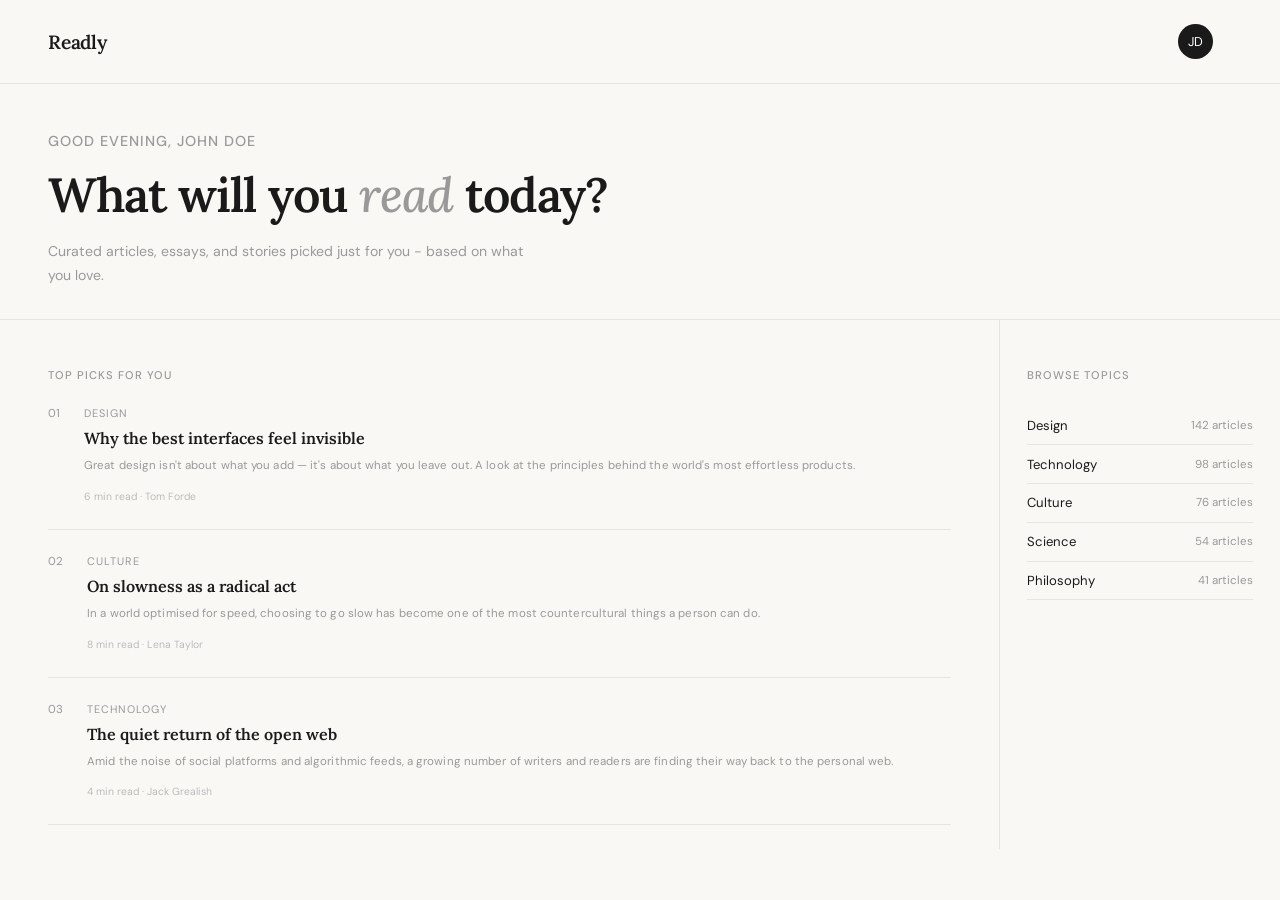
<file: Readly/homepage.html>
<!doctype html>
<html lang="en">
  <head>
    <meta charset="UTF-8" />
    <meta name="viewport" content="width=device-width, initial-scale=1.0" />
    <title>Readly - Home</title>
    <link rel="stylesheet" href="styles.css" />
    <link rel="preconnect" href="https://fonts.googleapis.com" />
    <link rel="preconnect" href="https://fonts.gstatic.com" crossorigin />
    <link
      href="https://fonts.googleapis.com/css2?family=DM+Sans:ital,opsz,wght@0,9..40,100..1000;1,9..40,100..1000&family=Lora:ital,wght@0,400..700;1,400..700&display=swap"
      rel="stylesheet"
    />
  </head>
  <body>
    <div class="page">
      <header class="site-header">
        <nav>
          <h2 class="logo">Readly</h2>
          <div class="avatar" id="avatar">AL</div>
        </nav>
      </header>
      <div class="hero-section">
        <div class="hero-greeting">
          <p class="greeting" id="greetingText">GOOD MORNING, ADA LOVELACE</p>
          <h1 class="hero-text">What will you <span>read</span> today?</h1>
          <p class="hero-subtext">
            Curated articles, essays, and stories picked just for you - based on
            what you love.
          </p>
        </div>
      </div>
      <main>
        <div class="article-section">
          <h4 class="section-heading">TOP PICKS FOR YOU</h4>
          <div class="article">
            <span class="article-num">01</span>
            <div class="article-body">
              <p class="article-tag">DESIGN</p>
              <p class="article-title">
                Why the best interfaces feel invisible
              </p>
              <p class="article-excerpt">
                Great design isn't about what you add — it's about what you
                leave out. A look at the principles behind the world's most
                effortless products.
              </p>
              <span class="article-meta">6 min read · Tom Forde</span>
            </div>
          </div>
          <div class="article">
            <span class="article-num">02</span>
            <div class="article-body">
              <p class="article-tag">CULTURE</p>
              <p class="article-title">On slowness as a radical act</p>
              <p class="article-excerpt">
                In a world optimised for speed, choosing to go slow has become
                one of the most countercultural things a person can do.
              </p>
              <span class="article-meta">8 min read · Lena Taylor</span>
            </div>
          </div>
          <div class="article">
            <span class="article-num">03</span>
            <div class="article-body">
              <p class="article-tag">TECHNOLOGY</p>
              <p class="article-title">The quiet return of the open web</p>
              <p class="article-excerpt">
                Amid the noise of social platforms and algorithmic feeds, a
                growing number of writers and readers are finding their way back
                to the personal web.
              </p>
              <span class="article-meta">4 min read · Jack Grealish</span>
            </div>
          </div>
        </div>
        <aside class="browse-content">
          <h4 class="section-heading">BROWSE TOPICS</h4>

          <div class="topic">
            <span class="topic-name">Design</span>
            <span class="topic-count">142 articles</span>
          </div>
          <div class="topic">
            <span class="topic-name">Technology</span>
            <span class="topic-count">98 articles</span>
          </div>
          <div class="topic">
            <span class="topic-name">Culture</span>
            <span class="topic-count">76 articles</span>
          </div>
          <div class="topic">
            <span class="topic-name">Science</span>
            <span class="topic-count">54 articles</span>
          </div>
          <div class="topic">
            <span class="topic-name">Philosophy</span>
            <span class="topic-count">41 articles</span>
          </div>
        </aside>
      </main>
    </div>

    <script>
      // grab fullname of validated user from the query params in the url
      const params = new URLSearchParams(window.location.search);
      const name = params.get("name") || "John Doe";
      // split the name by a space, then get just the first char of each name and join
      const initials = name
        .split(" ")
        .map((w) => w[0])
        .join("")
        .toUpperCase()
        .slice(0, 2);
      // get current time from system, then check if its morning, afternoon or evening with the 24-hour format
      const hour = new Date().getHours();
      const timeOfDay =
        hour < 12
          ? "GOOD MORNING"
          : hour < 17
            ? "GOOD AFTERNOON"
            : "GOOD EVENING";

      document.getElementById("greetingText").textContent =
        `${timeOfDay}, ${name}`;
      document.getElementById("avatar").textContent = `${initials}`;
    </script>
  </body>
</html>
</file>
<file: Readly/styles.css>
*,
*::before,
*::after {
  box-sizing: border-box;
  margin: 0;
  padding: 0;
}

:root {
  --main-font: "DM Sans", sans-serif;
  --secondary-font: "Lora", serif;
  --background-color: #faf8f5;
  --primary-text: #1a1a1a;
  --muted-text: #999999;
  --very-muted-text: #bbbbbb;
  --border-color: #e8e4de;
}

@keyframes fadeUp {
  from {
    opacity: 0;
    transform: translateY(16px);
  }
  to {
    opacity: 1;
    transform: translateY(0);
  }
}

body {
  width: 100%;
  height: 100vh;
  background-color: var(--background-color);
  color: var(--primary-text);
  font-family: var(--main-font);
  font-size: 16px;
}

nav {
  width: 100%;
  display: flex;
  justify-content: space-between;
  align-items: center;
  border-bottom: 1px solid var(--border-color);
  padding: 1.3rem 1.2rem;
}

nav h2 {
  color: var(--primary-text);
  font-family: var(--secondary-font);
  font-size: 1.2rem;
  font-weight: 600;
  letter-spacing: -0.01em;
}

nav .avatar {
  background-color: var(--primary-text);
  width: 35px;
  height: 35px;
  color: #fff;
  font-size: 0.8rem;
  margin-right: 1.2rem;
  border-radius: 50%;
  display: flex;
  justify-content: center;
  align-items: center;
}

/* Hero Section */

.hero-section {
  border-bottom: 1px solid var(--border-color);
}

.hero-greeting {
  animation: fadeUp 0.6s ease both;
  margin: 0 1.2rem;
}

.greeting {
  font-size: 0.72rem;
  font-weight: 500;
  color: var(--muted-text);
  letter-spacing: 1px;
  margin: 1.7rem 0 1rem 0;
  text-transform: uppercase;
}

.hero-text {
  font-size: 1.8rem;
  font-family: var(--secondary-font);
  font-weight: 600;
  margin-bottom: 1rem;
  letter-spacing: -1px;
  line-height: 1.2;
  max-width: 600px;
}

.hero-text span {
  font-style: italic;
  color: var(--muted-text);
  font-weight: 500;
}

.hero-subtext {
  color: var(--muted-text);
  font-size: 0.88rem;
  margin-bottom: 1.4rem;
  line-height: 1.7;
  font-weight: 400;
  max-width: 480px;
}

main {
  display: grid;
  grid-template-columns: 1fr;
}

/* Article Section */

.article-section {
  margin: 0 1.2rem;
}

.section-heading {
  color: var(--muted-text);
  font-size: 0.7rem;
  font-weight: 500;
  letter-spacing: 1px;
  margin: 1.5rem 0 1rem 0;
}

.article {
  display: flex;
  flex-direction: row;
  justify-content: flex-start;
  gap: 1.5rem;
  margin-top: 1.5rem;
  border-bottom: 1px solid var(--border-color);
  animation: fadeUp 0.6s ease both;
}

.article:nth-child(2) {
  animation-delay: 0.05s;
}
.article:nth-child(3) {
  animation-delay: 0.1s;
}
.article:nth-child(4) {
  animation-delay: 0.15s;
}

.article-num {
  color: var(--muted-text);
  font-size: 0.72rem;
}

.article-body {
  margin-bottom: 1.5rem;
}

.article-tag {
  color: var(--muted-text);
  font-size: 0.68rem;
  font-weight: 400;
  letter-spacing: 1px;
  margin: 0 0 0.5rem;
}

.article-title {
  font-family: var(--secondary-font);
  font-size: 1rem;
  font-weight: 600;
  margin-bottom: 0.5rem;
}

.article-title:hover {
  text-decoration: underline;
  text-underline-offset: 3px;
}

.article-excerpt {
  color: var(--muted-text);
  font-size: 0.72rem;
  font-weight: 400;
  letter-spacing: 0.1px;
  line-height: 1.7;
  margin-bottom: 0.5rem;
}

.article-meta {
  color: var(--very-muted-text);
  font-size: 0.65rem;
}

/* BROWSE TOPICS SECTION */
.browse-content {
  margin: 0 1.2rem;
}

.topic {
  display: flex;
  justify-content: space-between;
  align-items: center;
  padding: 0.65rem 0;
  border-bottom: 1px solid var(--border-color);
  font-size: 0.82rem;
  cursor: pointer;
}

.topic:hover .topic-name {
  text-decoration: underline;
  text-underline-offset: 3px;
}

.topic-count {
  color: var(--muted-text);
  font-size: 0.72rem;
}

@media screen and (min-width: 768px) {
  nav {
    padding: 1.5rem 3rem;
  }

  .hero-greeting {
    margin: 0 3rem;
  }

  .greeting {
    font-size: 0.9rem;
    margin: 3rem 0 1rem 0;
  }

  .hero-text {
    font-size: clamp(2rem, 4vw, 3rem);
    margin-bottom: 1rem;
  }

  .hero-subtext {
    margin-bottom: 2rem;
  }

  main {
    grid-template-columns: 1fr 280px;
  }

  .article-section {
    margin: 0;
    padding: 1.5rem 3rem;
    border-right: 1px solid var(--border-color);
  }

  .section-heading {
    font-size: 0.7rem;
    margin: 1.5rem 0;
    font-weight: 500;
  }

  .browse-content {
    padding: 1.5rem 0.5rem;
  }
}
</file>
